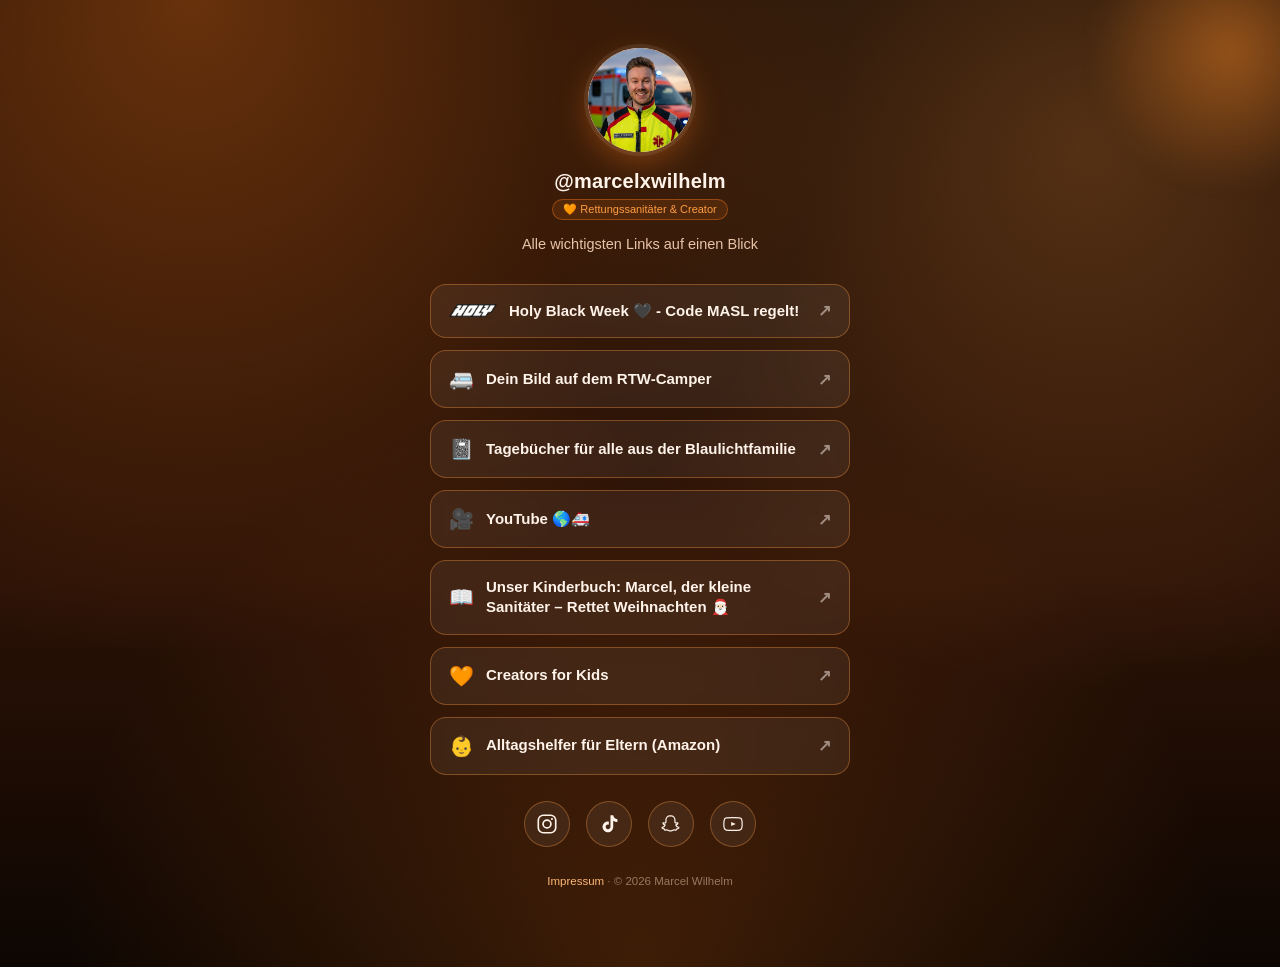
<file: index.html>
<!DOCTYPE html>
<html lang="de">
<head>
<meta charset="UTF-8">
<meta name="viewport" content="width=device-width, initial-scale=1, maximum-scale=1, viewport-fit=cover">
<title>@marcelxwilhelm</title>
<meta name="description" content="Alle wichtigsten Links auf einen Blick">
<link rel="stylesheet" href="css/style.css">
</head>
<body>
  <div class="glow-orb"></div>
  <div class="wrap">
    <div class="avatar"><img src="img/profile.jpg" alt="Marcel Wilhelm"></div>
    <div class="handle">@marcelxwilhelm</div>
    <div class="badge">🧡 Rettungssanitäter &amp; Creator</div>
    <div class="bio">Alle wichtigsten Links auf einen Blick </div>
    <div class="links">
      <a class="link" href="https://weareholy.com/Marcelxwilhelm" target="_blank" rel="noopener">
        <span class="emoji emoji-logo"><img src="img/holy-logo.png" alt="Holy"></span>
        <span class="label">Holy Black Week 🖤 - Code MASL regelt!</span>
        <span class="arrow">↗</span>
      </a>
      <a class="link" href="https://marcelwilhelm.de/pages/mitmachen" target="_blank" rel="noopener">
        <span class="emoji">🚐</span>
        <span class="label">Dein Bild auf dem RTW-Camper</span>
        <span class="arrow">↗</span>
      </a>
      <a class="link flash" href="https://shr.pn/egYp" target="_blank" rel="noopener">
        <span class="emoji">📓</span>
        <span class="label">Tagebücher für alle aus der Blaulichtfamilie</span>
        <span class="arrow">↗</span>
      </a>
      <a class="link" href="https://youtube.com/@marcelxwilhelm?si=0mJxeWpfwaNnicUM" target="_blank" rel="noopener">
        <span class="emoji">🎥</span>
        <span class="label">YouTube 🌎🚑</span>
        <span class="arrow">↗</span>
      </a>
      <a class="link" href="https://marcelwilhelm.de/" target="_blank" rel="noopener">
        <span class="emoji">📖</span>
        <span class="label">Unser Kinderbuch: Marcel, der kleine Sanitäter – Rettet Weihnachten 🎅🏻</span>
        <span class="arrow">↗</span>
      </a>
      <a class="link" href="https://creatorsforkids.de/" target="_blank" rel="noopener">
        <span class="emoji">🧡</span>
        <span class="label">Creators for Kids</span>
        <span class="arrow">↗</span>
      </a>
      <a class="link" href="https://amzn.to/4hbW5w1" target="_blank" rel="noopener">
        <span class="emoji">👶</span>
        <span class="label">Alltagshelfer für Eltern (Amazon)</span>
        <span class="arrow">↗</span>
      </a>
    </div>
    <div class="socials">
      <a class="social" href="https://www.instagram.com/marcelxwilhelm/?hl=de" target="_blank" rel="noopener" aria-label="Instagram">
        <svg viewBox="0 0 24 24" fill="none" xmlns="http://www.w3.org/2000/svg">
          <rect x="2.5" y="2.5" width="19" height="19" rx="5.5" stroke="currentColor" stroke-width="1.8"/>
          <circle cx="12" cy="12" r="4.3" stroke="currentColor" stroke-width="1.8"/>
          <circle cx="17.4" cy="6.6" r="1.15" fill="currentColor"/>
        </svg>
      </a>
      <a class="social" href="https://www.tiktok.com/@marcel.wilhelm?lang=de-DE" target="_blank" rel="noopener" aria-label="TikTok">
        <svg viewBox="0 0 24 24" fill="none" xmlns="http://www.w3.org/2000/svg">
          <path d="M16.6 2.5c.5 2.4 2 4 4.6 4.2v3.1c-1.6.1-3-.4-4.6-1.3v6.4c0 4-3.2 6.6-6.7 6.1-2.6-.4-4.6-2.5-4.9-5.1-.4-3.6 2.4-6.6 5.9-6.6.3 0 .6 0 .9.1v3.3c-.3-.1-.6-.2-.9-.2-1.6 0-2.8 1.4-2.5 3 .2 1.1 1.1 2 2.2 2.1 1.6.2 3-1 3-2.6V2.5h2z" fill="currentColor"/>
        </svg>
      </a>
      <a class="social" href="https://www.snapchat.com/@marcelwilhelm13?locale=nb-NO" target="_blank" rel="noopener" aria-label="Snapchat">
        <svg viewBox="0 0 24 24" fill="none" xmlns="http://www.w3.org/2000/svg">
          <path d="M12 3.2c2.5 0 4.3 2 4.3 4.5 0 1 0 2.1.1 2.7.1.3.6.5 1.2.5.4 0 .8-.1 1.1-.2.3-.1.7 0 .8.4.1.3 0 .6-.3.8-.4.3-1 .6-1.7.9-.2.1-.3.3-.2.6.2.7.9 1.8 3 2.2.2 0 .4.3.3.5-.2.6-1.1 1-2.3 1.2-.1 0-.2.1-.2.3-.1.2-.1.5-.2.7-.1.3-.3.4-.6.4h-.1c-.5-.1-1-.2-1.6-.2-.9 0-1.5.2-2.1.5-.6.3-1.2.6-2.1.6s-1.5-.3-2.1-.6c-.6-.3-1.2-.5-2.1-.5-.6 0-1.1.1-1.6.2h-.1c-.3 0-.5-.1-.6-.4-.1-.2-.1-.5-.2-.7 0-.2-.1-.3-.2-.3-1.2-.2-2.1-.6-2.3-1.2-.1-.2.1-.5.3-.5 2.1-.4 2.8-1.5 3-2.2.1-.3 0-.5-.2-.6-.7-.3-1.3-.6-1.7-.9-.3-.2-.4-.5-.3-.8.1-.4.5-.5.8-.4.3.1.7.2 1.1.2.6 0 1.1-.2 1.2-.5.1-.6.1-1.7.1-2.7 0-2.5 1.8-4.5 4.3-4.5z" stroke="currentColor" stroke-width="1.3" stroke-linejoin="round"/>
        </svg>
      </a>
      <a class="social" href="https://www.youtube.com/@MarcelxWilhelm" target="_blank" rel="noopener" aria-label="YouTube">
        <svg viewBox="0 0 24 24" fill="none" xmlns="http://www.w3.org/2000/svg">
          <path d="M21.6 7.7c-.2-1.2-1.1-2.1-2.3-2.3C17.5 5 12 5 12 5s-5.5 0-7.3.4C3.5 5.6 2.6 6.5 2.4 7.7 2 9.5 2 12 2 12s0 2.5.4 4.3c.2 1.2 1.1 2.1 2.3 2.3C6.5 19 12 19 12 19s5.5 0 7.3-.4c1.2-.2 2.1-1.1 2.3-2.3.4-1.8.4-4.3.4-4.3s0-2.5-.4-4.3z" stroke="currentColor" stroke-width="1.3" stroke-linejoin="round"/>
          <path d="M10 9.7l5 2.3-5 2.3V9.7z" fill="currentColor"/>
        </svg>
      </a>
    </div>
    <div class="footer">
      <a href="https://www.vybebrothers.com/imprint" target="_blank" rel="noopener">Impressum</a> · © 2026 Marcel Wilhelm
    </div>
  </div>
  <script>
    // Kurzes Aufleuchten beim Antippen (funktioniert auch im Instagram-Browser).
    // Klappt es nicht, bleibt der Link einfach im normalen Design – kein Dauer-Leuchten.
    document.querySelectorAll('.link.flash').forEach(function(el){
      var timer;
      function flash(){
        el.classList.add('is-active');
        clearTimeout(timer);
        timer = setTimeout(function(){ el.classList.remove('is-active'); }, 350);
      }
      el.addEventListener('touchstart', flash, {passive:true});
      el.addEventListener('mousedown', flash);
    });
  </script>
</body>
</html>
</file>
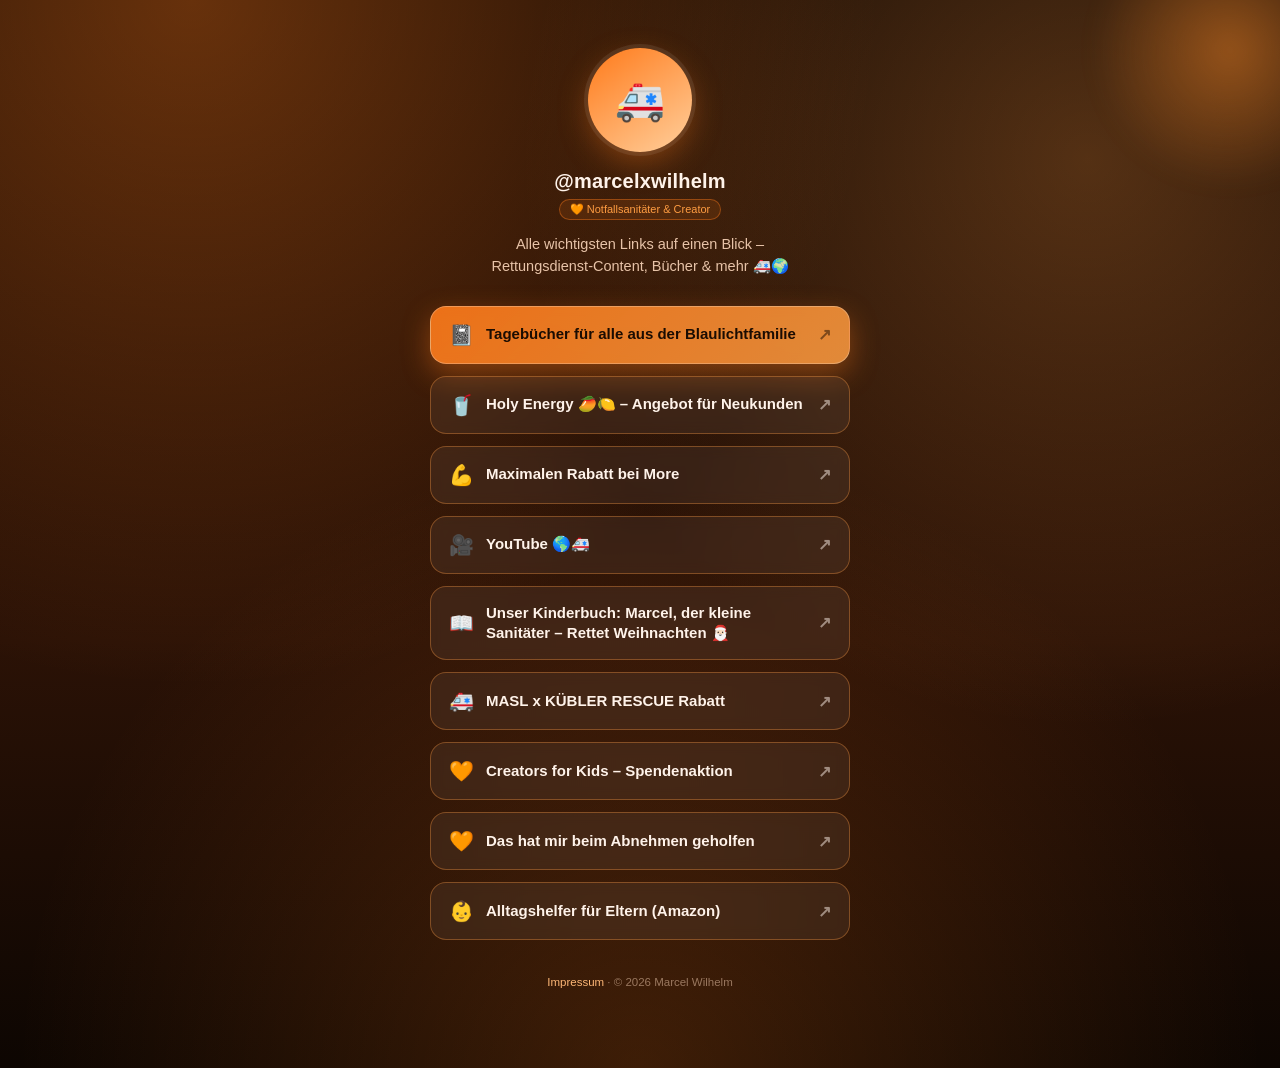
<file: marcelxwilhelm-linktree.html>
<!DOCTYPE html>
<html lang="de">
<head>
<meta charset="UTF-8">
<meta name="viewport" content="width=device-width, initial-scale=1, maximum-scale=1, viewport-fit=cover">
<title>@marcelxwilhelm</title>
<style>
  :root{
    --bg-1:#160a04;
    --bg-2:#2b1206;
    --orange-1:#ff7a1a;
    --orange-2:#ff9d42;
    --orange-3:#ffb877;
    --card:rgba(255,255,255,0.06);
    --card-border:rgba(255,154,66,0.35);
    --text:#fff3ea;
    --text-dim:#e7c3a8;
  }
  *{box-sizing:border-box;}
  html,body{margin:0;padding:0;}
  body{
    min-height:100vh;
    font-family:-apple-system,BlinkMacSystemFont,"Segoe UI",Roboto,Helvetica,Arial,sans-serif;
    background:
      radial-gradient(circle at 15% 0%, rgba(255,122,26,0.35), transparent 45%),
      radial-gradient(circle at 85% 15%, rgba(255,157,66,0.25), transparent 40%),
      radial-gradient(circle at 50% 100%, rgba(255,122,26,0.20), transparent 50%),
      linear-gradient(180deg, var(--bg-1), var(--bg-2) 60%, #0d0602);
    color:var(--text);
    display:flex;
    justify-content:center;
    padding:0 0 60px;
    -webkit-tap-highlight-color:transparent;
  }
  .wrap{
    width:100%;
    max-width:460px;
    padding:48px 20px 20px;
    display:flex;
    flex-direction:column;
    align-items:center;
  }
  .glow-orb{
    position:fixed;
    width:280px;height:280px;
    border-radius:50%;
    background:radial-gradient(circle, rgba(255,140,40,0.45), transparent 70%);
    filter:blur(10px);
    top:-90px;right:-90px;
    z-index:0;
    pointer-events:none;
  }
  .avatar{
    width:104px;height:104px;
    border-radius:50%;
    display:flex;align-items:center;justify-content:center;
    font-size:40px;
    background:linear-gradient(145deg, var(--orange-1), #ffcf9c);
    box-shadow:0 0 0 4px rgba(255,255,255,0.08), 0 10px 30px rgba(255,122,26,0.35);
    margin-bottom:16px;
    position:relative;
    z-index:1;
  }
  .handle{
    font-size:20px;
    font-weight:700;
    letter-spacing:0.2px;
    margin:2px 0 6px;
    z-index:1;
  }
  .badge{
    display:inline-flex;
    align-items:center;
    gap:5px;
    font-size:11px;
    color:var(--orange-2);
    background:rgba(255,122,26,0.12);
    border:1px solid rgba(255,122,26,0.4);
    padding:3px 10px;
    border-radius:999px;
    margin-bottom:14px;
  }
  .bio{
    text-align:center;
    color:var(--text-dim);
    font-size:14.5px;
    line-height:1.5;
    max-width:340px;
    margin-bottom:28px;
    z-index:1;
  }
  .links{
    width:100%;
    display:flex;
    flex-direction:column;
    gap:12px;
    z-index:1;
  }
  a.link{
    text-decoration:none;
    color:var(--text);
    background:var(--card);
    border:1px solid var(--card-border);
    backdrop-filter:blur(6px);
    padding:16px 18px;
    border-radius:16px;
    font-size:15px;
    font-weight:600;
    display:flex;
    align-items:center;
    gap:12px;
    position:relative;
    overflow:hidden;
    transition:transform .18s ease, background .18s ease, box-shadow .18s ease;
  }
  a.link::before{
    content:"";
    position:absolute;
    inset:0;
    background:linear-gradient(90deg, rgba(255,122,26,0.18), transparent 60%);
    opacity:0;
    transition:opacity .18s ease;
  }
  a.link:active{transform:scale(0.97);}
  a.link:hover{
    border-color:var(--orange-2);
    box-shadow:0 6px 20px rgba(255,122,26,0.25);
  }
  a.link:hover::before{opacity:1;}
  a.link .emoji{font-size:20px;flex-shrink:0;}
  a.link .label{flex:1;line-height:1.35;}
  a.link .arrow{
    opacity:0.5;
    font-size:16px;
    transition:transform .18s ease;
  }
  a.link:hover .arrow{transform:translateX(3px);opacity:0.9;}
  a.featured{
    background:linear-gradient(135deg, rgba(255,122,26,0.9), rgba(255,157,66,0.85));
    border:1px solid rgba(255,255,255,0.25);
    color:#1a0c02;
    box-shadow:0 10px 28px rgba(255,122,26,0.4);
  }
  a.featured .label{font-weight:800;}
  a.featured .sub{
    display:block;
    font-weight:500;
    font-size:12.5px;
    opacity:0.85;
    margin-top:2px;
  }
  .divider{
    width:100%;
    display:flex;
    align-items:center;
    gap:10px;
    margin:22px 0 4px;
    color:var(--text-dim);
    font-size:11px;
    text-transform:uppercase;
    letter-spacing:1.5px;
    z-index:1;
  }
  .divider::before,.divider::after{
    content:"";
    flex:1;
    height:1px;
    background:rgba(255,255,255,0.12);
  }
  .footer{
    margin-top:36px;
    text-align:center;
    font-size:11.5px;
    color:rgba(231,195,168,0.55);
    z-index:1;
  }
  .footer a{color:var(--orange-3);text-decoration:none;}
</style>
</head>
<body>
  <div class="glow-orb"></div>
  <div class="wrap">
    <div class="avatar">🚑</div>
    <div class="handle">@marcelxwilhelm</div>
    <div class="badge">🧡 Notfallsanitäter &amp; Creator</div>
    <div class="bio">Alle wichtigsten Links auf einen Blick – Rettungsdienst-Content, Bücher &amp; mehr 🚑🌍</div>

    <div class="links">
      <a class="link featured" href="https://shr.pn/9nlu" target="_blank" rel="noopener">
        <span class="emoji">📓</span>
        <span class="label">Tagebücher für alle aus der Blaulichtfamilie</span>
        <span class="arrow">↗</span>
      </a>

      <a class="link" href="https://weareholy.com/Marcelxwilhelm" target="_blank" rel="noopener">
        <span class="emoji">🥤</span>
        <span class="label">Holy Energy 🥭🍋 – Angebot für Neukunden</span>
        <span class="arrow">↗</span>
      </a>

      <a class="link" href="https://morenutrition.de/instagram/masl" target="_blank" rel="noopener">
        <span class="emoji">💪</span>
        <span class="label">Maximalen Rabatt bei More</span>
        <span class="arrow">↗</span>
      </a>

      <a class="link" href="https://youtube.com/@marcelxwilhelm?si=0mJxeWpfwaNnicUM" target="_blank" rel="noopener">
        <span class="emoji">🎥</span>
        <span class="label">YouTube 🌎🚑</span>
        <span class="arrow">↗</span>
      </a>

      <a class="link" href="https://bit.ly/4fUBbA1" target="_blank" rel="noopener">
        <span class="emoji">📖</span>
        <span class="label">Unser Kinderbuch: Marcel, der kleine Sanitäter – Rettet Weihnachten 🎅🏻</span>
        <span class="arrow">↗</span>
      </a>

      <a class="link" href="https://t.adcell.com/click.php?bid=325254-135604&param0=https%3A%2F%2Fwww.kuebler.eu%2Fkollektionen%2Fpsa%2Fkuebler-rescue%2F" target="_blank" rel="noopener">
        <span class="emoji">🚑</span>
        <span class="label">MASL x KÜBLER RESCUE Rabatt</span>
        <span class="arrow">↗</span>
      </a>

      <a class="link" href="https://www.betterplace.org/de/fundraising-events/49544-marcel-wilhelm-creators-for-kids-s-spendenaktion" target="_blank" rel="noopener">
        <span class="emoji">🧡</span>
        <span class="label">Creators for Kids – Spendenaktion</span>
        <span class="arrow">↗</span>
      </a>

      <a class="link" href="https://prozis.com/1t01R" target="_blank" rel="noopener">
        <span class="emoji">🧡</span>
        <span class="label">Das hat mir beim Abnehmen geholfen</span>
        <span class="arrow">↗</span>
      </a>

      <a class="link" href="https://amzn.to/4hbW5w1" target="_blank" rel="noopener">
        <span class="emoji">👶</span>
        <span class="label">Alltagshelfer für Eltern (Amazon)</span>
        <span class="arrow">↗</span>
      </a>
    </div>

    <div class="footer">
      <a href="https://www.vybebrothers.com/imprint" target="_blank" rel="noopener">Impressum</a> · © 2026 Marcel Wilhelm
    </div>
  </div>
</body>
</html>
</file>
<file: css/style.css>
:root{
  --bg-1:#160a04;
  --bg-2:#2b1206;
  --orange-1:#ff7a1a;
  --orange-2:#ff9d42;
  --orange-3:#ffb877;
  --card:rgba(255,255,255,0.06);
  --card-border:rgba(255,154,66,0.35);
  --text:#fff3ea;
  --text-dim:#e7c3a8;
}
*{box-sizing:border-box;}
html,body{margin:0;padding:0;}
body{
  min-height:100vh;
  font-family:-apple-system,BlinkMacSystemFont,"Segoe UI",Roboto,Helvetica,Arial,sans-serif;
  background:
    radial-gradient(circle at 15% 0%, rgba(255,122,26,0.35), transparent 45%),
    radial-gradient(circle at 85% 15%, rgba(255,157,66,0.25), transparent 40%),
    radial-gradient(circle at 50% 100%, rgba(255,122,26,0.20), transparent 50%),
    linear-gradient(180deg, var(--bg-1), var(--bg-2) 60%, #0d0602);
  color:var(--text);
  display:flex;
  justify-content:center;
  padding:0 0 60px;
  -webkit-tap-highlight-color:transparent;
}
.wrap{
  width:100%;
  max-width:460px;
  padding:48px 20px 20px;
  display:flex;
  flex-direction:column;
  align-items:center;
}
.glow-orb{
  position:fixed;
  width:280px;height:280px;
  border-radius:50%;
  background:radial-gradient(circle, rgba(255,140,40,0.45), transparent 70%);
  filter:blur(10px);
  top:-90px;right:-90px;
  z-index:0;
  pointer-events:none;
}
.avatar{
  width:104px;height:104px;
  border-radius:50%;
  display:flex;align-items:center;justify-content:center;
  font-size:40px;
  background:linear-gradient(145deg, var(--orange-1), #ffcf9c);
  box-shadow:0 0 0 4px rgba(255,255,255,0.08), 0 10px 30px rgba(255,122,26,0.35);
  margin-bottom:16px;
  position:relative;
  z-index:1;
  overflow:hidden;
}
.avatar img{
  width:100%;
  height:100%;
  object-fit:cover;
  display:block;
}
.handle{
  font-size:20px;
  font-weight:700;
  letter-spacing:0.2px;
  margin:2px 0 6px;
  z-index:1;
}
.badge{
  display:inline-flex;
  align-items:center;
  gap:5px;
  font-size:11px;
  color:var(--orange-2);
  background:rgba(255,122,26,0.12);
  border:1px solid rgba(255,122,26,0.4);
  padding:3px 10px;
  border-radius:999px;
  margin-bottom:14px;
}
.bio{
  text-align:center;
  color:var(--text-dim);
  font-size:14.5px;
  line-height:1.5;
  max-width:340px;
  margin-bottom:28px;
  z-index:1;
}
.links{
  width:100%;
  display:flex;
  flex-direction:column;
  gap:12px;
  z-index:1;
}
a.link{
  text-decoration:none;
  color:var(--text);
  background:var(--card);
  border:1px solid var(--card-border);
  backdrop-filter:blur(6px);
  padding:16px 18px;
  border-radius:16px;
  font-size:15px;
  font-weight:600;
  display:flex;
  align-items:center;
  gap:12px;
  position:relative;
  overflow:hidden;
  transition:transform .18s ease, background .18s ease, box-shadow .18s ease;
}
a.link::before{
  content:"";
  position:absolute;
  inset:0;
  background:linear-gradient(90deg, rgba(255,122,26,0.18), transparent 60%);
  opacity:0;
  transition:opacity .18s ease;
}
a.link:active{transform:scale(0.97);}
a.link:hover{
  border-color:var(--orange-2);
  box-shadow:0 6px 20px rgba(255,122,26,0.25);
}
a.link:hover::before{opacity:1;}
a.link .emoji{font-size:20px;flex-shrink:0;}
a.link .emoji-logo{width:48px;display:flex;align-items:center;}
a.link .emoji-logo img{width:100%;height:auto;display:block;}
a.link .label{flex:1;line-height:1.35;}
a.link .arrow{
  opacity:0.5;
  font-size:16px;
  transition:transform .18s ease;
}
a.link:hover .arrow{transform:translateX(3px);opacity:0.9;}
a.flash.is-active{
  background:linear-gradient(135deg, rgba(255,122,26,0.9), rgba(255,157,66,0.85));
  border:1px solid rgba(255,255,255,0.25);
  color:#1a0c02;
  box-shadow:0 10px 28px rgba(255,122,26,0.4);
  transition:background .15s ease, box-shadow .15s ease, color .15s ease, border-color .15s ease;
}
.divider{
  width:100%;
  display:flex;
  align-items:center;
  gap:10px;
  margin:22px 0 4px;
  color:var(--text-dim);
  font-size:11px;
  text-transform:uppercase;
  letter-spacing:1.5px;
  z-index:1;
}
.divider::before,.divider::after{
  content:"";
  flex:1;
  height:1px;
  background:rgba(255,255,255,0.12);
}
.socials{
  display:flex;
  justify-content:center;
  gap:16px;
  margin-top:26px;
  z-index:1;
}
.social{
  width:46px;height:46px;
  border-radius:50%;
  display:flex;align-items:center;justify-content:center;
  color:var(--text);
  background:var(--card);
  border:1px solid var(--card-border);
  transition:transform .18s ease, background .18s ease, box-shadow .18s ease, color .18s ease;
}
.social svg{width:22px;height:22px;}
.social:hover{
  color:#1a0c02;
  background:linear-gradient(135deg, var(--orange-1), var(--orange-2));
  border-color:transparent;
  box-shadow:0 6px 18px rgba(255,122,26,0.35);
}
.social:active{transform:scale(0.92);}
.footer{
  margin-top:28px;
  text-align:center;
  font-size:11.5px;
  color:rgba(231,195,168,0.55);
  z-index:1;
}
.footer a{color:var(--orange-3);text-decoration:none;}
</file>
